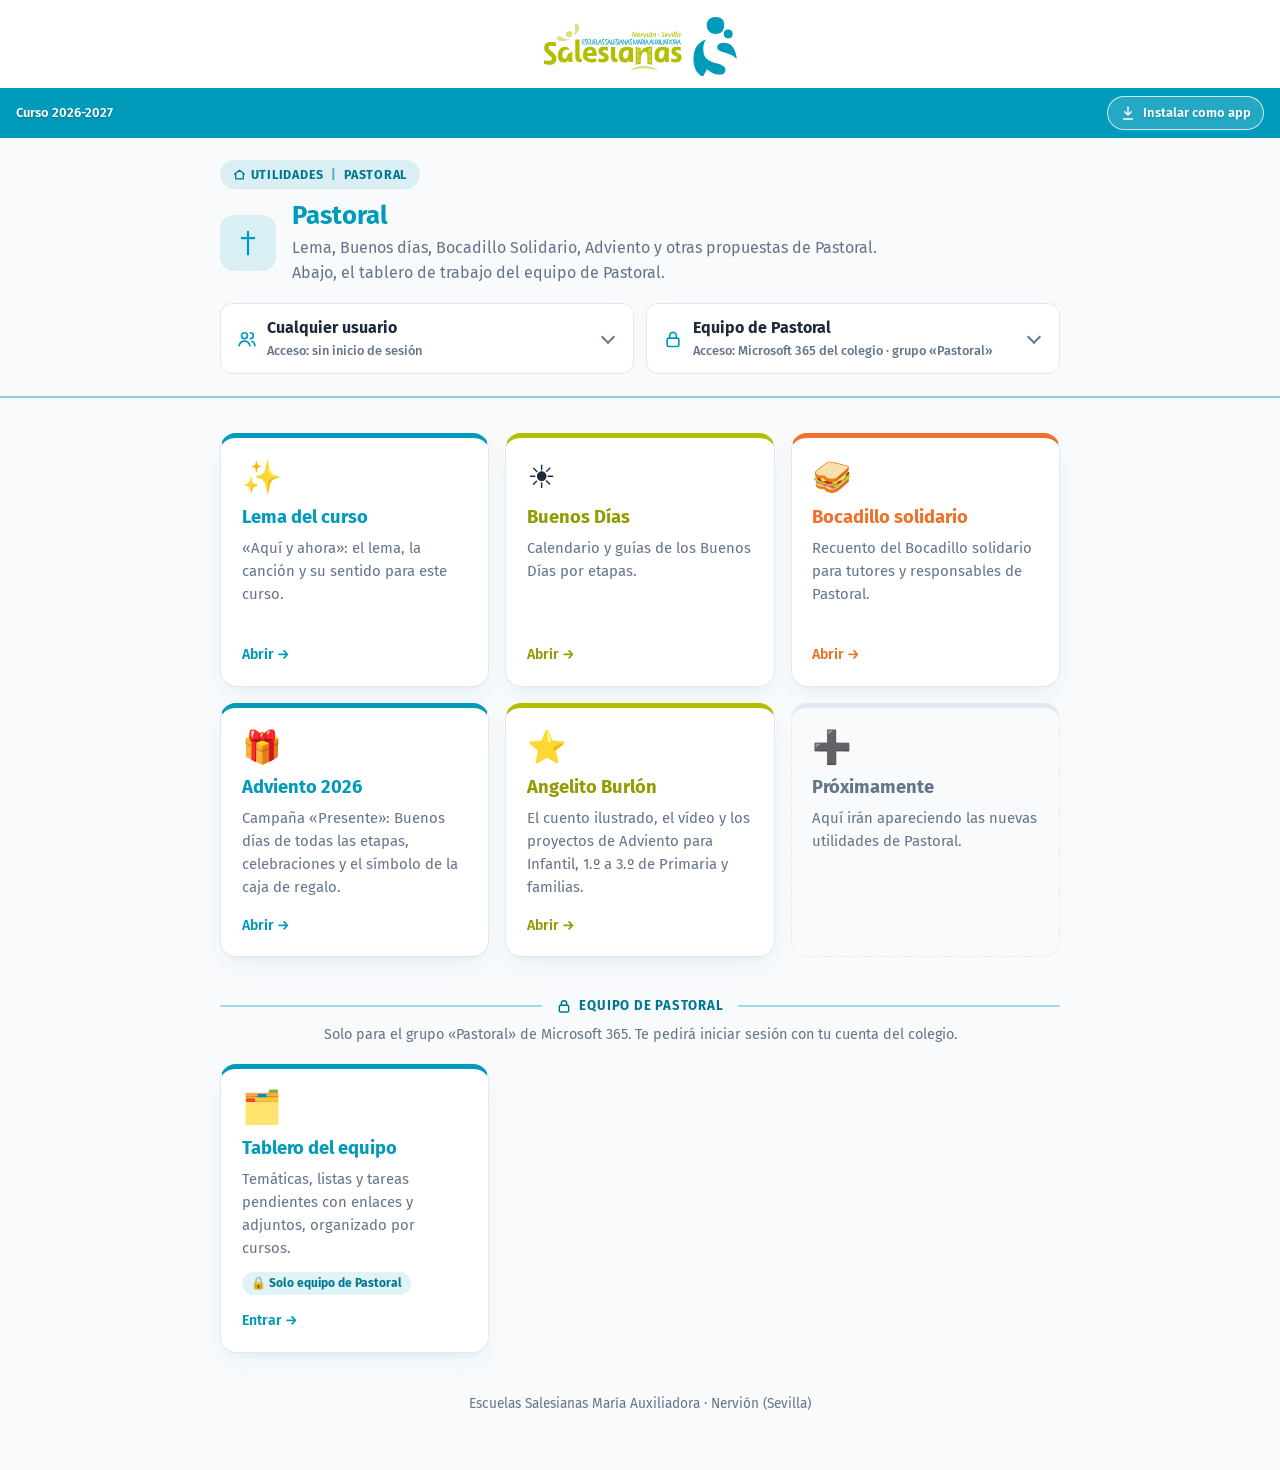
<file: index.html>
<!DOCTYPE html>
<html lang="es">
<head>
<meta charset="UTF-8">
<meta name="viewport" content="width=device-width, initial-scale=1.0, viewport-fit=cover">
<title>Pastoral Claustro | Salesianas Nervión</title>
<link rel="canonical" href="https://pastoral-claustro.vercel.app/">
<meta name="description" content="Recursos pastorales para el claustro de Salesianas Nervión: lema del curso, Buenos Días, Bocadillo solidario y más.">

<!-- PWA: instalable en Android, iOS e iPadOS -->
<link rel="manifest" href="manifest.json">
<meta name="theme-color" content="#009abb">
<link rel="apple-touch-icon" sizes="180x180" href="icon-180.png">
<meta name="apple-mobile-web-app-capable" content="yes">
<meta name="apple-mobile-web-app-status-bar-style" content="default">
<meta name="apple-mobile-web-app-title" content="Pastoral">
<link rel="icon" type="image/png" sizes="32x32" href="favicon-32.png">
<link rel="icon" type="image/png" sizes="48x48" href="favicon-48.png">
<link rel="icon" href="favicon.ico" sizes="any">
<meta property="og:type" content="website">
<meta property="og:locale" content="es_ES">
<meta property="og:site_name" content="Escuelas Salesianas María Auxiliadora">
<meta property="og:title" content="Pastoral | Escuelas Salesianas María Auxiliadora · Nervión (Sevilla)">
<meta name="twitter:title" content="Pastoral | Escuelas Salesianas María Auxiliadora · Nervión (Sevilla)">
<meta property="og:description" content="Lema del curso, Buenos Días, Bocadillo solidario y otras propuestas de Pastoral para el claustro.">
<meta name="twitter:description" content="Lema del curso, Buenos Días, Bocadillo solidario y otras propuestas de Pastoral para el claustro.">
<meta property="og:url" content="https://pastoral-claustro.vercel.app/">
<meta property="og:image" content="https://pastoral-claustro.vercel.app/og-image.png">
<meta property="og:image:width" content="1200">
<meta property="og:image:height" content="630">
<meta property="og:image:alt" content="Pastoral · Escuelas Salesianas María Auxiliadora">
<meta name="twitter:card" content="summary_large_image">
<meta name="twitter:image" content="https://pastoral-claustro.vercel.app/og-image.png">

<link rel="preconnect" href="https://fonts.googleapis.com">
<link rel="preconnect" href="https://fonts.gstatic.com" crossorigin>
<link href="https://fonts.googleapis.com/css2?family=Fira+Sans:wght@400;500;600;700&display=swap" rel="stylesheet">

<style>
  :root {
    --azul: #009abb;
    --azul-oscuro: #007791;
    --verde: #b4be00;
    --verde-oscuro: #939b00;
    --naranja: #ee712a;
    --naranja-hover: #d35a15;
    --bg: #F8FAFC;
    --card: #FFFFFF;
    --text: #1E293B;
    --text-muted: #64748B;
    --border: #E2E8F0;
    --radius: 16px;
    --shadow: 0 10px 25px -5px rgba(0, 154, 187, 0.08), 0 8px 10px -6px rgba(0, 0, 0, 0.03);
    color-scheme: light;
  }

  @media (prefers-color-scheme: dark) {
    :root:not([data-theme="light"]) {
      --bg: #0F1720;
      --card: #17212C;
      --text: #E7ECF2;
      --text-muted: #93A2B3;
      --border: #263340;
      color-scheme: dark;
    }
  }
  :root[data-theme="dark"] {
    --bg: #0F1720;
    --card: #17212C;
    --text: #E7ECF2;
    --text-muted: #93A2B3;
    --border: #263340;
    color-scheme: dark;
  }

  * { box-sizing: border-box; }

  body {
    margin: 0;
    background: var(--bg);
    color: var(--text);
    font-family: 'Fira Sans', system-ui, sans-serif;
    line-height: 1.55;
  }

  .wrap {
    max-width: 880px;
    margin: 0 auto;
    padding: 2.2rem 1.25rem 3.5rem;
  }

  /* CABECERA */
  header.page-head {
    text-align: center;
    margin-bottom: 2rem;
  }

  .logo {
    height: 58px;
    width: auto;
    display: block;
    margin: 0 auto 1rem;
  }

  .eyebrow {
    display: inline-block;
    background: rgba(0, 154, 187, 0.12);
    color: var(--azul);
    font-weight: 700;
    font-size: 0.8rem;
    letter-spacing: 0.06em;
    text-transform: uppercase;
    padding: 0.3rem 0.8rem;
    border-radius: 999px;
    margin-bottom: 0.9rem;
  }

  h1 {
    font-size: 1.9rem;
    font-weight: 700;
    color: var(--azul);
    margin: 0 0 0.5rem;
    text-wrap: balance;
  }

  .subtitle {
    color: var(--text-muted);
    font-size: 1.02rem;
    margin: 0;
  }

  .divider {
    height: 2px;
    background: var(--azul);
    opacity: 0.85;
    width: 100%;
    max-width: 420px;
    margin: 1.4rem auto 0;
    border-radius: 999px;
  }

  /* BOTONES DE RECURSOS */
  .grid {
    display: grid;
    grid-template-columns: repeat(auto-fill, minmax(240px, 1fr));
    grid-auto-rows: 1fr; /* todos los botones con la misma altura */
    gap: 1rem;
  }

  .tile {
    --accent: var(--azul);
    display: flex;
    flex-direction: column;
    gap: 0.35rem;
    padding: 1.4rem 1.3rem 1.25rem;
    background: var(--card);
    border: 1px solid var(--border);
    border-top: 5px solid var(--accent);
    border-radius: var(--radius);
    box-shadow: var(--shadow);
    color: var(--text);
    text-decoration: none;
    transition: transform 0.15s ease, box-shadow 0.15s ease;
  }
  .tile:hover {
    transform: translateY(-3px);
    box-shadow: 0 14px 28px -8px rgba(0, 154, 187, 0.22);
  }
  .tile:focus-visible { outline: 3px solid var(--accent); outline-offset: 3px; }

  .tile.azul { --accent: var(--azul); }
  .tile.verde { --accent: var(--verde); }
  .tile.naranja { --accent: var(--naranja); }

  .tile-icon { font-size: 2rem; line-height: 1; margin-bottom: 0.3rem; }

  .tile-title {
    font-size: 1.15rem;
    font-weight: 700;
    color: var(--accent);
    margin: 0;
  }
  .tile.verde .tile-title { color: var(--verde-oscuro); }

  .tile-desc {
    color: var(--text-muted);
    font-size: 0.93rem;
    margin: 0;
    flex: 1;
  }

  .tile-go {
    margin-top: 0.6rem;
    font-weight: 600;
    font-size: 0.88rem;
    color: var(--accent);
  }
  .tile.verde .tile-go { color: var(--verde-oscuro); }

  .tile.soon {
    border-top-color: var(--border);
    box-shadow: none;
    background: transparent;
    border-style: dashed;
    border-top-style: solid;
    cursor: default;
  }
  .tile.soon:hover { transform: none; box-shadow: none; }
  .tile.soon .tile-title { color: var(--text-muted); }

  footer {
    text-align: center;
    color: var(--text-muted);
    font-size: 0.85rem;
    margin-top: 2.5rem;
  }

  /* INSTALAR APP */
  .install {
    display: none;
    align-items: center;
    gap: 0.8rem;
    max-width: 560px;
    margin: 0 auto 1.6rem;
    padding: 0.85rem 1rem;
    background: var(--card);
    border: 1px solid rgba(0, 154, 187, 0.35);
    border-radius: 14px;
    box-shadow: var(--shadow);
    font-size: 0.92rem;
  }
  .install.show { display: flex; }
  .install img { width: 40px; height: 40px; border-radius: 10px; flex: none; }
  .install p { margin: 0; flex: 1; color: var(--text-muted); }
  .install strong { color: var(--text); }
  .install button {
    font-family: inherit;
    font-weight: 700;
    font-size: 0.88rem;
    border: 0;
    border-radius: 999px;
    padding: 0.55rem 1rem;
    cursor: pointer;
  }
  .install .btn-install { background: var(--azul); color: #fff; }
  .install .btn-install:hover { background: var(--azul-oscuro); }
  .install .btn-close {
    background: transparent;
    color: var(--text-muted);
    padding: 0.4rem 0.5rem;
    font-size: 1.1rem;
    line-height: 1;
  }

  /* Tablet: dos columnas */
  @media (max-width: 760px) {
    .grid { grid-template-columns: repeat(2, 1fr); }
  }

  /* Móvil: botones en fila, icono a la izquierda, fáciles de pulsar */
  @media (max-width: 520px) {
    .wrap {
      padding: calc(1.4rem + env(safe-area-inset-top)) max(1rem, env(safe-area-inset-right)) calc(2rem + env(safe-area-inset-bottom)) max(1rem, env(safe-area-inset-left));
    }
    header.page-head { margin-bottom: 1.4rem; }
    .logo { height: 46px; }
    h1 { font-size: 1.55rem; }
    .subtitle { font-size: 0.95rem; }
    .divider { margin-top: 1.1rem; }

    .grid { grid-template-columns: 1fr; gap: 0.75rem; }
    .tile {
      display: grid;
      grid-template-columns: 2.6rem 1fr auto;
      grid-template-areas: "icon title go" "icon desc go";
      column-gap: 0.85rem;
      row-gap: 0.1rem;
      align-items: center;
      align-content: center;
      padding: 0.95rem 1rem;
      border-top: 1px solid var(--border);
      border-left: 5px solid var(--accent);
    }
    .tile.soon { border-left-color: var(--border); border-left-style: solid; }
    .tile:hover { transform: none; }
    .tile:active { transform: scale(0.98); }
    .tile-icon { grid-area: icon; font-size: 1.8rem; margin: 0; text-align: center; }
    .tile-title { grid-area: title; font-size: 1.05rem; }
    .tile-desc { grid-area: desc; font-size: 0.86rem; line-height: 1.4; }
    .tile-go { grid-area: go; margin: 0; font-size: 0; }
    .tile-go::after { content: '›'; font-size: 1.7rem; line-height: 1; }

    .install { font-size: 0.86rem; }
    footer { margin-top: 2rem; }
  }

  /* ─── Portada (como en el portal de utilidades, en azul: apartado «Pastoral»): cabecera solo con el logo,
     franja con el curso y el botón de instalar, cartel, descripción y caja desplegable ─── */
  header.solo-logo { display: flex; justify-content: center; padding: 12px 16px; background: var(--card); }
  header.solo-logo .logo { height: 64px; margin: 0; }
  .franja { display: flex; align-items: center; justify-content: space-between; gap: 10px; flex-wrap: wrap; padding: 8px 16px; background: #009abb; color: #fff; }
  .franja .quien { font-size: 13px; font-weight: 600; text-shadow: 0 1px 2px rgba(0,0,0,.25); }
  .franja-acc { display: flex; gap: 8px; flex-wrap: wrap; margin-left: auto; }
  .franja-btn { display: inline-flex; align-items: center; gap: 7px; padding: 6px 12px; border-radius: 999px; border: 1px solid rgba(255,255,255,.75);
    background: rgba(255,255,255,.14); color: #fff; text-shadow: 0 1px 2px rgba(0,0,0,.2); font: inherit; font-size: 13px; font-weight: 600; cursor: pointer; white-space: nowrap; }
  .franja-btn:hover { background: #fff; color: #007791; text-shadow: none; }
  .franja-btn[hidden] { display: none; }
  .franja-btn svg { width: 16px; height: 16px; fill: none; stroke: currentColor; stroke-width: 2; stroke-linecap: round; stroke-linejoin: round; }
  .presenta { padding: 22px max(1.25rem, calc((100% - 880px) / 2 + 1.25rem)); border-bottom: 2px solid rgba(0, 154, 187, .45); }
  .presenta-sup { display: flex; flex-direction: column; align-items: flex-start; gap: 8px; margin-bottom: 12px; }
  .cartel { display: inline-block; background: rgba(0, 154, 187, .12); color: #007791; font-weight: 700; font-size: .78rem;
    letter-spacing: .06em; text-transform: uppercase; padding: .3rem .8rem; border-radius: 999px; }
  .presenta-cab { display: flex; align-items: center; gap: 16px; }
  .presenta-ico { flex: none; width: 56px; height: 56px; border-radius: 14px; display: grid; place-items: center; background: rgba(0, 154, 187, .12); color: var(--azul); }
  .presenta-ico svg { width: 30px; height: 30px; fill: none; stroke: currentColor; stroke-width: 1.8; stroke-linecap: round; stroke-linejoin: round; }
  .presenta h1 { margin: 0 0 4px; font-size: 1.6rem; line-height: 1.2; color: var(--azul); text-align: left; }
  .presenta-cab p { margin: 0; color: var(--text-muted); max-width: 70ch; }
  .presenta-info { display: grid; grid-template-columns: repeat(auto-fit, minmax(300px, 1fr)); gap: 12px; margin-top: 18px; align-items: start; }
  .info-bloque { background: var(--card); border: 1px solid var(--border); border-radius: 12px; }
  .info-bloque summary { list-style: none; display: flex; align-items: center; gap: 10px; padding: 12px 16px; cursor: pointer; font-weight: 700; }
  .info-bloque summary::-webkit-details-marker { display: none; }
  .info-bloque summary > svg { width: 20px; height: 20px; flex: none; fill: none; stroke: var(--azul); stroke-width: 2; stroke-linecap: round; stroke-linejoin: round; }
  .info-bloque summary > span { flex: 1; min-width: 0; }
  .info-bloque summary small { display: block; font-weight: 500; font-size: .8rem; color: var(--text-muted); }
  .info-bloque summary::after { content: ""; flex: none; width: 8px; height: 8px; border-right: 2px solid var(--text-muted); border-bottom: 2px solid var(--text-muted);
    transform: rotate(45deg); margin: -4px 4px 0; transition: transform .15s; }
  .info-bloque[open] summary::after { transform: rotate(-135deg); margin-top: 4px; }
  .info-bloque summary:hover { color: var(--azul); }
  .info-bloque ul { margin: 0; padding: 0 16px 14px 34px; color: var(--text-muted); font-size: .9rem; }
  .info-bloque li + li { margin-top: 3px; }
  .info-bloque b { color: var(--text); font-weight: 600; }
  @media (max-width: 560px) {
    header.solo-logo .logo { height: 54px; }
    .presenta-cab { align-items: flex-start; } .presenta h1 { font-size: 1.3rem; } .presenta-ico { width: 46px; height: 46px; }
    .presenta-info { grid-template-columns: 1fr; }
  }

  /* El cartel es también el camino de vuelta: Utilidades (portal) | apartado */
  .cartel { display: inline-flex; align-items: center; gap: .45rem; }
  .cartel a { display: inline-flex; align-items: center; gap: .3rem; color: inherit; text-decoration: none; border-radius: 4px; }
  .cartel a:hover { text-decoration: underline; text-underline-offset: 3px; }
  .cartel a:focus-visible { outline: 2px solid currentColor; outline-offset: 2px; }
  .cartel svg { width: 13px; height: 13px; fill: none; stroke: currentColor; stroke-width: 2.4; stroke-linecap: round; stroke-linejoin: round; }
  .cartel .sep { opacity: .6; }
  /* Separador «Equipo de Pastoral» (zona con inicio de sesión) */
  .seccion-equipo { margin-top: 2.4rem; }
  .sep-equipo { display: flex; align-items: center; gap: 14px; color: var(--azul-oscuro); font-weight: 700; font-size: .82rem; letter-spacing: .06em; text-transform: uppercase; }
  .sep-equipo::before, .sep-equipo::after { content: ""; flex: 1; height: 2px; background: rgba(0, 154, 187, .35); border-radius: 999px; }
  .sep-equipo span { display: inline-flex; align-items: center; gap: 7px; }
  .sep-equipo svg { width: 16px; height: 16px; fill: none; stroke: currentColor; stroke-width: 2.2; stroke-linecap: round; stroke-linejoin: round; }
  .sep-desc { text-align: center; color: var(--text-muted); font-size: .9rem; margin: .5rem 0 1.1rem; }
  .tile-lock { display: inline-flex; align-items: center; gap: 5px; align-self: flex-start; font-size: .75rem; font-weight: 700; color: var(--azul-oscuro);
    background: rgba(0, 154, 187, .12); border-radius: 999px; padding: 2px 9px; margin-top: .4rem; }
  @media (max-width: 520px) { .tile-lock { display: none; } }
</style>
  <!-- Barra «Volver al portal»: solo sale si se llega desde el portal del profesorado -->
  <script src="https://claustro-utilidades.vercel.app/barra.js" data-titulo="Pastoral" defer></script>
</head>
<body>

<header class="solo-logo">
  <img class="logo" src="logo.svg" alt="Salesianas Nervión">
</header>
<div class="franja">
  <span class="quien" id="curso">Curso 2026-2027</span>
  <div class="franja-acc">
    <button type="button" class="franja-btn" id="instalar" hidden><svg viewBox="0 0 24 24" aria-hidden="true"><path d="M12 3v12M7 10l5 5 5-5M5 21h14"/></svg>Instalar como app</button>
  </div>
</div>
<section class="presenta">
  <div class="presenta-sup"><div class="cartel" role="navigation" aria-label="Estás en"><a href="https://claustro-utilidades.vercel.app/" title="Ir al portal de utilidades del profesorado"><svg viewBox="0 0 24 24" aria-hidden="true"><path d="M3 11l9-7 9 7M5 10v10h14V10"/></svg>Utilidades</a><span class="sep" aria-hidden="true">|</span><a href="https://pastoral-claustro.vercel.app/" title="Ir a la web de Pastoral">Pastoral</a></div></div>
  <div class="presenta-cab">
    <span class="presenta-ico"><svg viewBox="0 0 24 24" aria-hidden="true"><path d="M12 3v18M7 8h10"/></svg></span>
    <div>
      <h1>Pastoral</h1>
      <p>Lema, Buenos días, Bocadillo Solidario, Adviento y otras propuestas de Pastoral. Abajo, el tablero de trabajo del equipo de Pastoral.</p>
    </div>
  </div>
  <div class="presenta-info">
    <details class="info-bloque">
      <summary><svg viewBox="0 0 24 24" aria-hidden="true"><circle cx="9" cy="8" r="3.5"/><path d="M2.5 20c.8-3.6 3.4-5.5 6.5-5.5s5.7 1.9 6.5 5.5M16 4.5a3.5 3.5 0 0 1 0 7M18 14.8c1.9.7 3.1 2.4 3.5 5.2"/></svg><span>Cualquier usuario <small>Acceso: sin inicio de sesión</small></span></summary>
      <ul>
        <li><b>Lema del curso:</b> «Aquí y ahora», la canción y su sentido.</li>
        <li><b>Buenos Días:</b> calendario y guías por etapas.</li>
        <li><b>Bocadillo solidario:</b> recuento para tutores y responsables de Pastoral.</li>
        <li><b>Adviento 2026:</b> campaña «Presente», Buenos días y celebraciones.</li>
        <li><b>Angelito Burlón:</b> cuento, vídeo y proyectos de Adviento (Infantil y 1.º a 3.º de Primaria).</li>
      </ul>
    </details>
    <details class="info-bloque">
      <summary><svg viewBox="0 0 24 24" aria-hidden="true"><rect x="5" y="11" width="14" height="10" rx="2"/><path d="M8 11V8a4 4 0 0 1 8 0v3"/></svg><span>Equipo de Pastoral <small>Acceso: Microsoft 365 del colegio · grupo «Pastoral»</small></span></summary>
      <ul>
        <li><b>Tablero del equipo:</b> temáticas, listas y tareas pendientes con enlaces y adjuntos, organizado por cursos.</li>
        <li><b>Bocadillo solidario:</b> organización, compra, listados y balance.</li>
        <li>Quien no esté en el grupo verá el aviso «Solo para el equipo de Pastoral».</li>
      </ul>
    </details>
  </div>
</section>

<div class="wrap">

  <main class="grid" id="grid"></main>

  <section class="seccion-equipo" aria-labelledby="tit-equipo">
    <div class="sep-equipo"><span id="tit-equipo"><svg viewBox="0 0 24 24" aria-hidden="true"><rect x="5" y="11" width="14" height="10" rx="2"/><path d="M8 11V8a4 4 0 0 1 8 0v3"/></svg>Equipo de Pastoral</span></div>
    <p class="sep-desc">Solo para el grupo «Pastoral» de Microsoft 365. Te pedirá iniciar sesión con tu cuenta del colegio.</p>
    <div class="grid" id="grid-equipo"></div>
  </section>

  <footer>Escuelas Salesianas María Auxiliadora · Nervión (Sevilla)</footer>

</div>

<script>
  // Para añadir una utilidad nueva, basta con añadir un objeto a esta lista.
  // color: "azul" | "verde" | "naranja". Sin url → aparece como "Próximamente".
  const RECURSOS = [
    {
      icono: '✨',
      titulo: 'Lema del curso',
      desc: '«Aquí y ahora»: el lema, la canción y su sentido para este curso.',
      url: 'https://salesianas.org/aqui-y-ahora/',
      color: 'azul'
    },
    {
      icono: '☀️',
      titulo: 'Buenos Días',
      desc: 'Calendario y guías de los Buenos Días por etapas.',
      url: 'https://pastoral-bbdd.vercel.app/',
      color: 'verde'
    },
    {
      icono: '🥪',
      titulo: 'Bocadillo solidario',
      desc: 'Recuento del Bocadillo solidario para tutores y responsables de Pastoral.',
      url: 'https://pastoral-bocadillo.vercel.app/',
      color: 'naranja'
    },
    {
      icono: '🎁',
      titulo: 'Adviento 2026',
      desc: 'Campaña «Presente»: Buenos días de todas las etapas, celebraciones y el símbolo de la caja de regalo.',
      url: 'https://pastoral-adviento.vercel.app/',
      color: 'azul'
    },
    {
      icono: '⭐',
      titulo: 'Angelito Burlón',
      desc: 'El cuento ilustrado, el vídeo y los proyectos de Adviento para Infantil, 1.º a 3.º de Primaria y familias.',
      url: 'https://angelito-burlon.vercel.app/',
      color: 'verde'
    },
    {
      icono: '➕',
      titulo: 'Próximamente',
      desc: 'Aquí irán apareciendo las nuevas utilidades de Pastoral.'
    }
  ];

  const grid = document.getElementById('grid');
  RECURSOS.forEach(r => {
    const el = document.createElement(r.url ? 'a' : 'div');
    el.className = 'tile ' + (r.url ? (r.color || 'azul') : 'soon');
    if (r.url) el.href = r.url;
    el.innerHTML = `
      <div class="tile-icon" aria-hidden="true">${r.icono}</div>
      <h2 class="tile-title">${r.titulo}</h2>
      <p class="tile-desc">${r.desc}</p>
      ${r.url ? '<span class="tile-go">Abrir →</span>' : ''}`;
    grid.appendChild(el);
  });

  // Zona del equipo de Pastoral: se ve siempre, pero el tablero pide iniciar sesión y solo deja pasar al grupo Pastoral.
  const EQUIPO = [
    {
      icono: '🗂️',
      titulo: 'Tablero del equipo',
      desc: 'Temáticas, listas y tareas pendientes con enlaces y adjuntos, organizado por cursos.',
      url: 'tablero/',
      color: 'azul'
    }
  ];
  const gridEquipo = document.getElementById('grid-equipo');
  EQUIPO.forEach(r => {
    const el = document.createElement('a');
    el.className = 'tile ' + (r.color || 'azul');
    el.href = r.url;
    el.innerHTML = `
      <div class="tile-icon" aria-hidden="true">${r.icono}</div>
      <h2 class="tile-title">${r.titulo}</h2>
      <p class="tile-desc">${r.desc}</p>
      <span class="tile-lock">🔒 Solo equipo de Pastoral</span>
      <span class="tile-go">Entrar →</span>`;
    gridEquipo.appendChild(el);
  });

  // PWA: registro del service worker (permite instalar la web como app y abrirla sin conexión)
  if ('serviceWorker' in navigator) {
    window.addEventListener('load', () => {
      navigator.serviceWorker.register('sw.js').catch(() => {});
    });
  }

  // Curso escolar en la franja (cambia solo cada 1 de septiembre)
  const y = new Date().getFullYear() - (new Date().getMonth() < 8 ? 1 : 0);
  document.getElementById('curso').textContent = 'Curso ' + y + '-' + (y + 1);

  // Botón «Instalar como app»: Chrome/Edge/Android usan el aviso nativo; si no, se explica cómo hacerlo.
  const btnInstalar = document.getElementById('instalar');
  const instalada = window.matchMedia('(display-mode: standalone)').matches || navigator.standalone;
  const esIOS = /iphone|ipad|ipod/i.test(navigator.userAgent) ||
    (navigator.platform === 'MacIntel' && navigator.maxTouchPoints > 1);
  let promptInstalar = null;
  btnInstalar.hidden = !!instalada;
  window.addEventListener('beforeinstallprompt', (e) => { e.preventDefault(); promptInstalar = e; });
  btnInstalar.addEventListener('click', async () => {
    if (promptInstalar) { promptInstalar.prompt(); await promptInstalar.userChoice; promptInstalar = null; return; }
    alert(esIOS ? 'Para instalarla: pulsa el botón Compartir y elige «Añadir a pantalla de inicio».'
                : 'Para instalarla: abre el menú del navegador (⋮ o ⋯) y elige «Instalar aplicación» o «Añadir a pantalla de inicio».');
  });
  window.addEventListener('appinstalled', () => { btnInstalar.hidden = true; });
</script>

</body>
</html>
</file>
